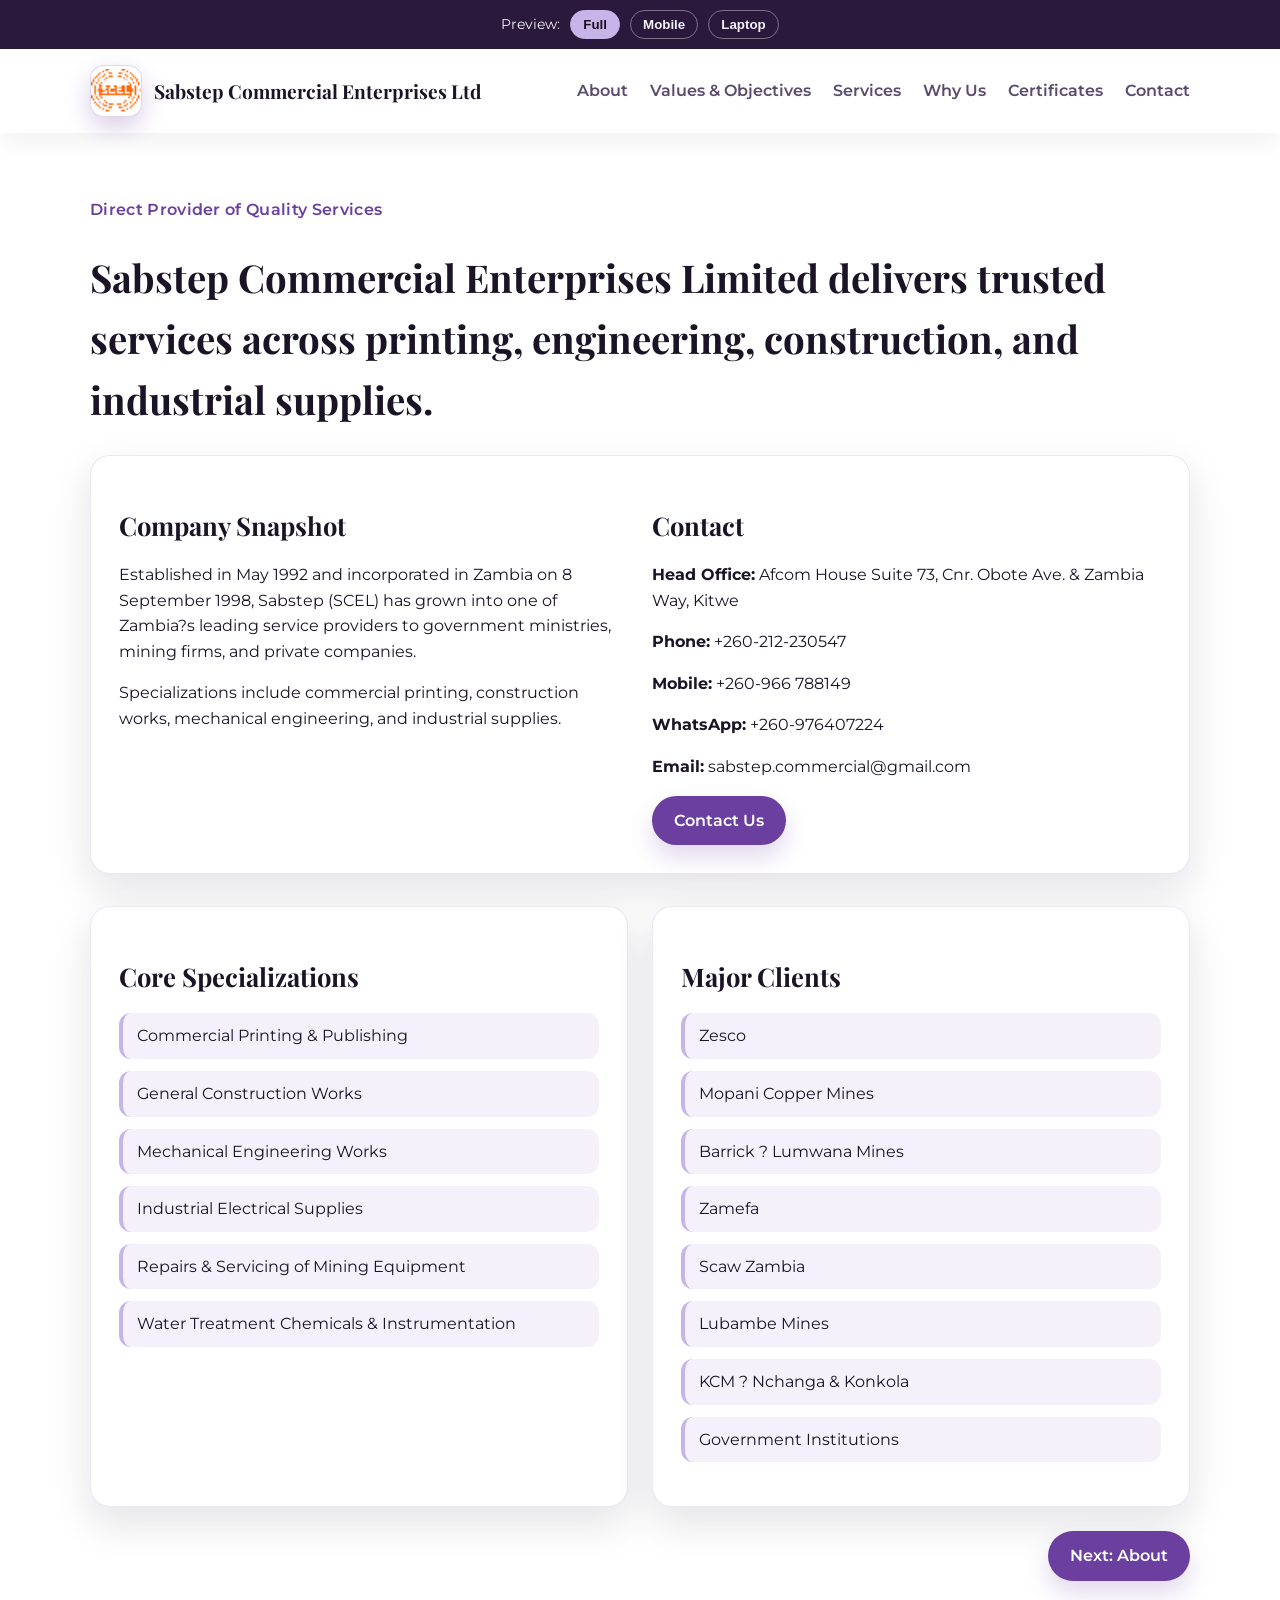
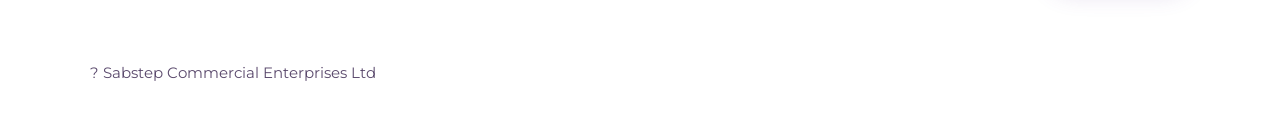
<file: index.html>
<!doctype html>
<html lang="en">
<head>
  <meta charset="utf-8" />
  <meta name="viewport" content="width=device-width, initial-scale=1" />
  <title>Sabstep Commercial Enterprises Ltd</title>
  <link rel="stylesheet" href="styles.css" />
  <script src="preview.js" defer></script>
</head>
<body>
  <header>
    <div class="container nav">
      <a class="brand" href="index.html">
        <img class="brand-logo" src="assets/logo.png" alt="Sabstep logo" />
        <span>Sabstep Commercial Enterprises Ltd</span>
      </a>
      <nav>
        <a href="about.html">About</a>
        <a href="values.html">Values & Objectives</a>
        <a href="services.html">Services</a>
        <a href="why-us.html">Why Us</a>
        <a href="certificates.html">Certificates</a>
        <a href="contact.html">Contact</a>
      </nav>
    </div>
  </header>

  <main class="container">
    <section class="hero">
      <span class="tag">Direct Provider of Quality Services</span>
      <h1>Sabstep Commercial Enterprises Limited delivers trusted services across printing, engineering, construction, and industrial supplies.</h1>
      <div class="card grid grid-2 lift">
        <div>
          <h2 class="section-title">Company Snapshot</h2>
          <p>Established in May 1992 and incorporated in Zambia on 8 September 1998, Sabstep (SCEL) has grown into one of Zambia?s leading service providers to government ministries, mining firms, and private companies.</p>
          <p>Specializations include commercial printing, construction works, mechanical engineering, and industrial supplies.</p>
        </div>
        <div>
          <h2 class="section-title">Contact</h2>
          <p><strong>Head Office:</strong> Afcom House Suite 73, Cnr. Obote Ave. & Zambia Way, Kitwe</p>
          <p><strong>Phone:</strong> +260-212-230547</p>
          <p><strong>Mobile:</strong> +260-966 788149</p>
          <p><strong>WhatsApp:</strong> +260-976407224</p>
          <p><strong>Email:</strong> sabstep.commercial@gmail.com</p>
          <a class="button" href="contact.html">Contact Us</a>
        </div>
      </div>
    </section>

    <section class="grid grid-2">
      <div class="card lift">
        <h2 class="section-title">Core Specializations</h2>
        <ul class="list">
          <li>Commercial Printing & Publishing</li>
          <li>General Construction Works</li>
          <li>Mechanical Engineering Works</li>
          <li>Industrial Electrical Supplies</li>
          <li>Repairs & Servicing of Mining Equipment</li>
          <li>Water Treatment Chemicals & Instrumentation</li>
        </ul>
      </div>
      <div class="card lift">
        <h2 class="section-title">Major Clients</h2>
        <ul class="list">
          <li>Zesco</li>
          <li>Mopani Copper Mines</li>
          <li>Barrick ? Lumwana Mines</li>
          <li>Zamefa</li>
          <li>Scaw Zambia</li>
          <li>Lubambe Mines</li>
          <li>KCM ? Nchanga & Konkola</li>
          <li>Government Institutions</li>
        </ul>
      </div>
    </section>

    <div class="next-row">
      <a class="button" href="about.html">Next: About</a>
    </div>
  </main>

  <footer class="container">
    <div>? Sabstep Commercial Enterprises Ltd</div>
  </footer>
</body>
</html>
</file>
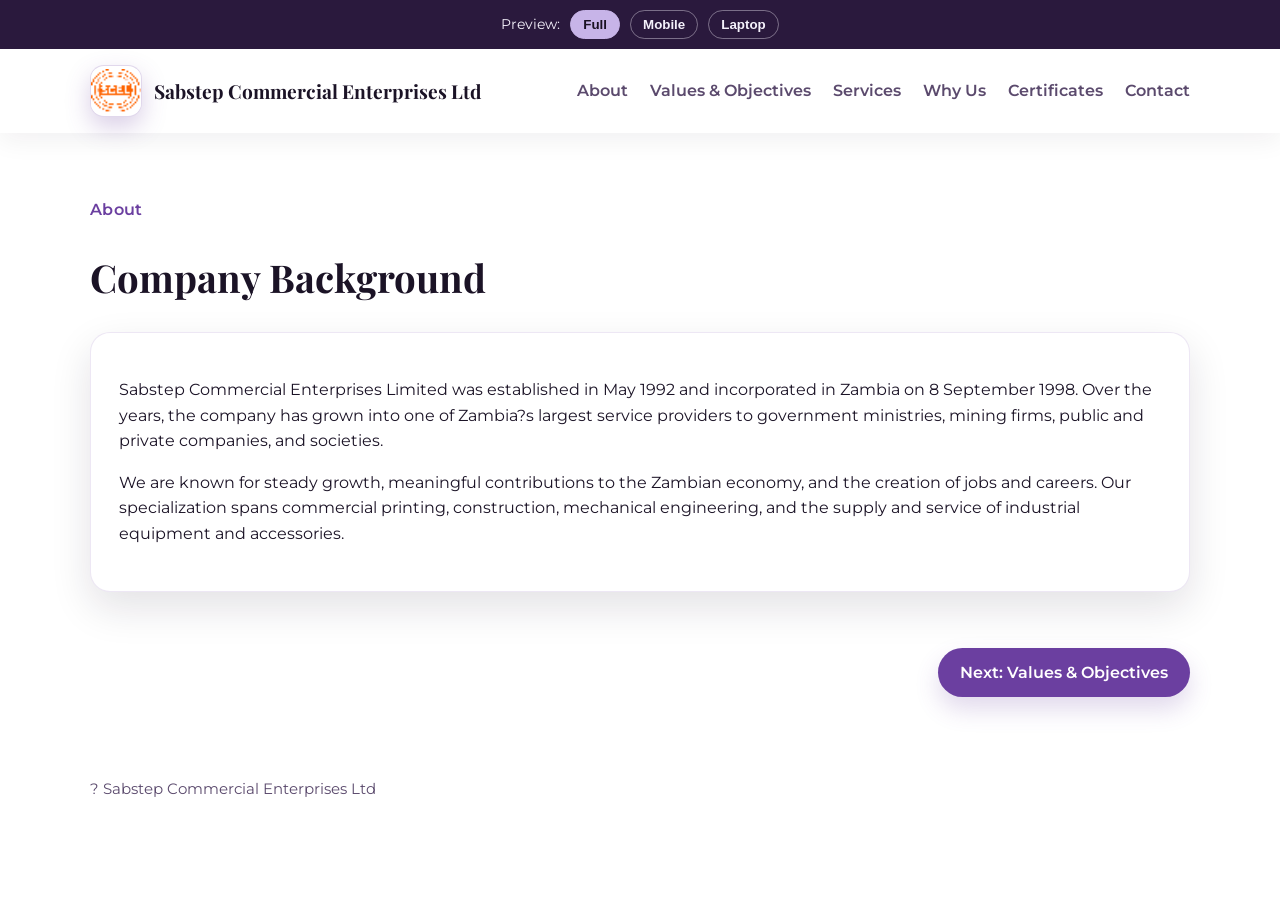
<file: about.html>
<!doctype html>
<html lang="en">
<head>
  <meta charset="utf-8" />
  <meta name="viewport" content="width=device-width, initial-scale=1" />
  <title>About - Sabstep Commercial Enterprises Ltd</title>
  <link rel="stylesheet" href="styles.css" />
  <script src="preview.js" defer></script>
</head>
<body>
  <header>
    <div class="container nav">
      <a class="brand" href="index.html">
        <img class="brand-logo" src="assets/logo.png" alt="Sabstep logo" />
        <span>Sabstep Commercial Enterprises Ltd</span>
      </a>
      <nav>
        <a href="about.html">About</a>
        <a href="values.html">Values & Objectives</a>
        <a href="services.html">Services</a>
        <a href="why-us.html">Why Us</a>
        <a href="certificates.html">Certificates</a>
        <a href="contact.html">Contact</a>
      </nav>
    </div>
  </header>

  <main class="container">
    <section class="hero">
      <span class="tag">About</span>
      <h1>Company Background</h1>
      <div class="card">
        <p>Sabstep Commercial Enterprises Limited was established in May 1992 and incorporated in Zambia on 8 September 1998. Over the years, the company has grown into one of Zambia?s largest service providers to government ministries, mining firms, public and private companies, and societies.</p>
        <p>We are known for steady growth, meaningful contributions to the Zambian economy, and the creation of jobs and careers. Our specialization spans commercial printing, construction, mechanical engineering, and the supply and service of industrial equipment and accessories.</p>
      </div>
    </section>

    <div class="next-row">
      <a class="button" href="values.html">Next: Values & Objectives</a>
    </div>
  </main>

  <footer class="container">
    <div>? Sabstep Commercial Enterprises Ltd</div>
  </footer>
</body>
</html>
</file>
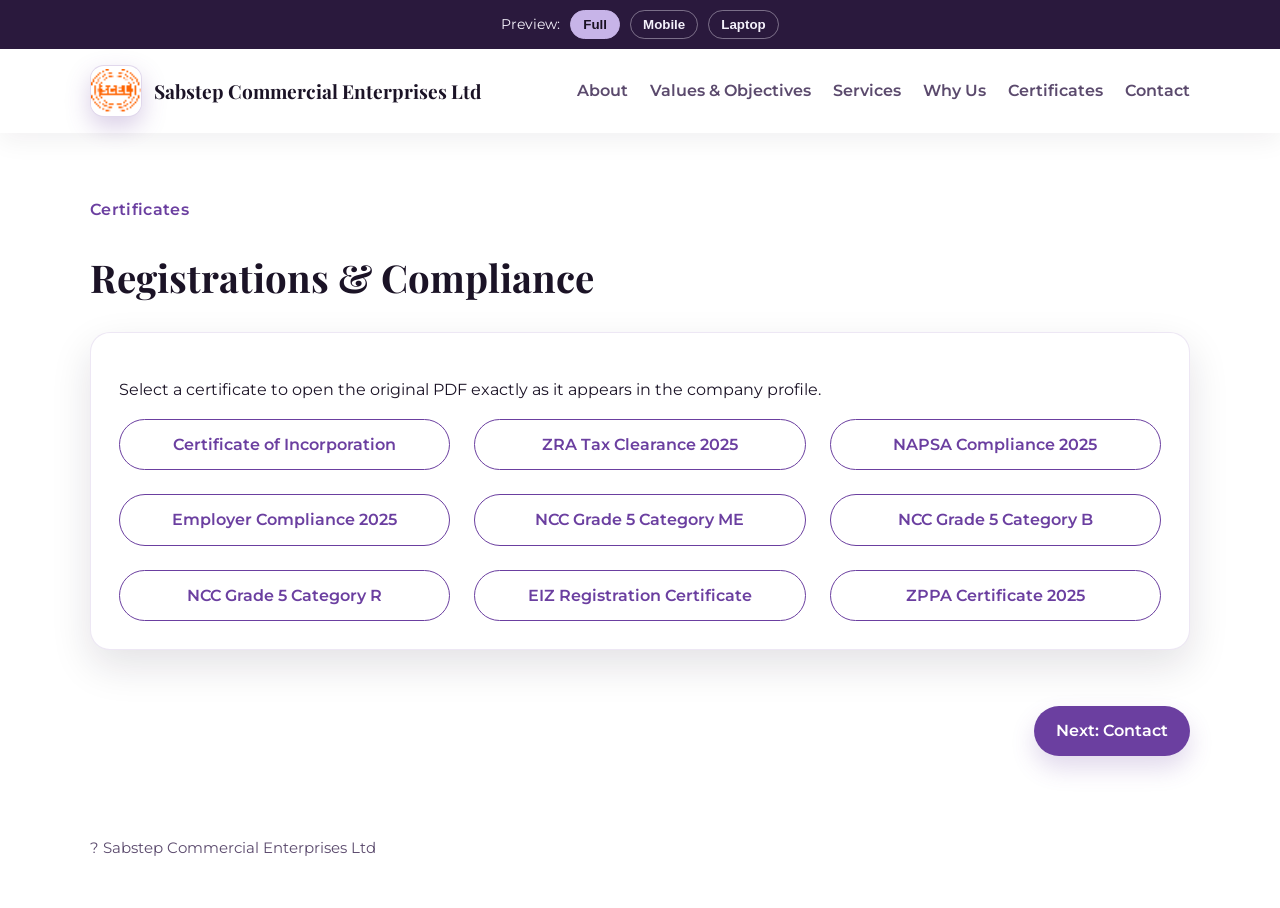
<file: certificates.html>
<!doctype html>
<html lang="en">
<head>
  <meta charset="utf-8" />
  <meta name="viewport" content="width=device-width, initial-scale=1" />
  <title>Certificates - Sabstep Commercial Enterprises Ltd</title>
  <link rel="stylesheet" href="styles.css" />
  <script src="preview.js" defer></script>
</head>
<body>
  <header>
    <div class="container nav">
      <a class="brand" href="index.html">
        <img class="brand-logo" src="assets/logo.png" alt="Sabstep logo" />
        <span>Sabstep Commercial Enterprises Ltd</span>
      </a>
      <nav>
        <a href="about.html">About</a>
        <a href="values.html">Values & Objectives</a>
        <a href="services.html">Services</a>
        <a href="why-us.html">Why Us</a>
        <a href="certificates.html">Certificates</a>
        <a href="contact.html">Contact</a>
      </nav>
    </div>
  </header>

  <main class="container">
    <section class="hero">
      <span class="tag">Certificates</span>
      <h1>Registrations & Compliance</h1>
      <div class="card">
        <p>Select a certificate to open the original PDF exactly as it appears in the company profile.</p>
        <div class="grid grid-2 cert-grid">
          <a class="button secondary" href="assets/certificates/certificate-of-incorporation.pdf" target="_blank" rel="noopener">Certificate of Incorporation</a>
          <a class="button secondary" href="assets/certificates/zra-tax-clearance-2025.pdf" target="_blank" rel="noopener">ZRA Tax Clearance 2025</a>
          <a class="button secondary" href="assets/certificates/napsa-compliance-2025.pdf" target="_blank" rel="noopener">NAPSA Compliance 2025</a>
          <a class="button secondary" href="assets/certificates/employer-compliance-2025.pdf" target="_blank" rel="noopener">Employer Compliance 2025</a>
          <a class="button secondary" href="assets/certificates/ncc-grade-5-me-2025.pdf" target="_blank" rel="noopener">NCC Grade 5 Category ME</a>
          <a class="button secondary" href="assets/certificates/ncc-grade-5-b-2025.pdf" target="_blank" rel="noopener">NCC Grade 5 Category B</a>
          <a class="button secondary" href="assets/certificates/ncc-grade-5-r-2025.pdf" target="_blank" rel="noopener">NCC Grade 5 Category R</a>
          <a class="button secondary" href="assets/certificates/eiz-registration.pdf" target="_blank" rel="noopener">EIZ Registration Certificate</a>
          <a class="button secondary" href="assets/certificates/zppa-certificate-2025.pdf" target="_blank" rel="noopener">ZPPA Certificate 2025</a>
        </div>
      </div>
    </section>

    <div class="next-row">
      <a class="button" href="contact.html">Next: Contact</a>
    </div>
  </main>

  <footer class="container">
    <div>? Sabstep Commercial Enterprises Ltd</div>
  </footer>
</body>
</html>
</file>
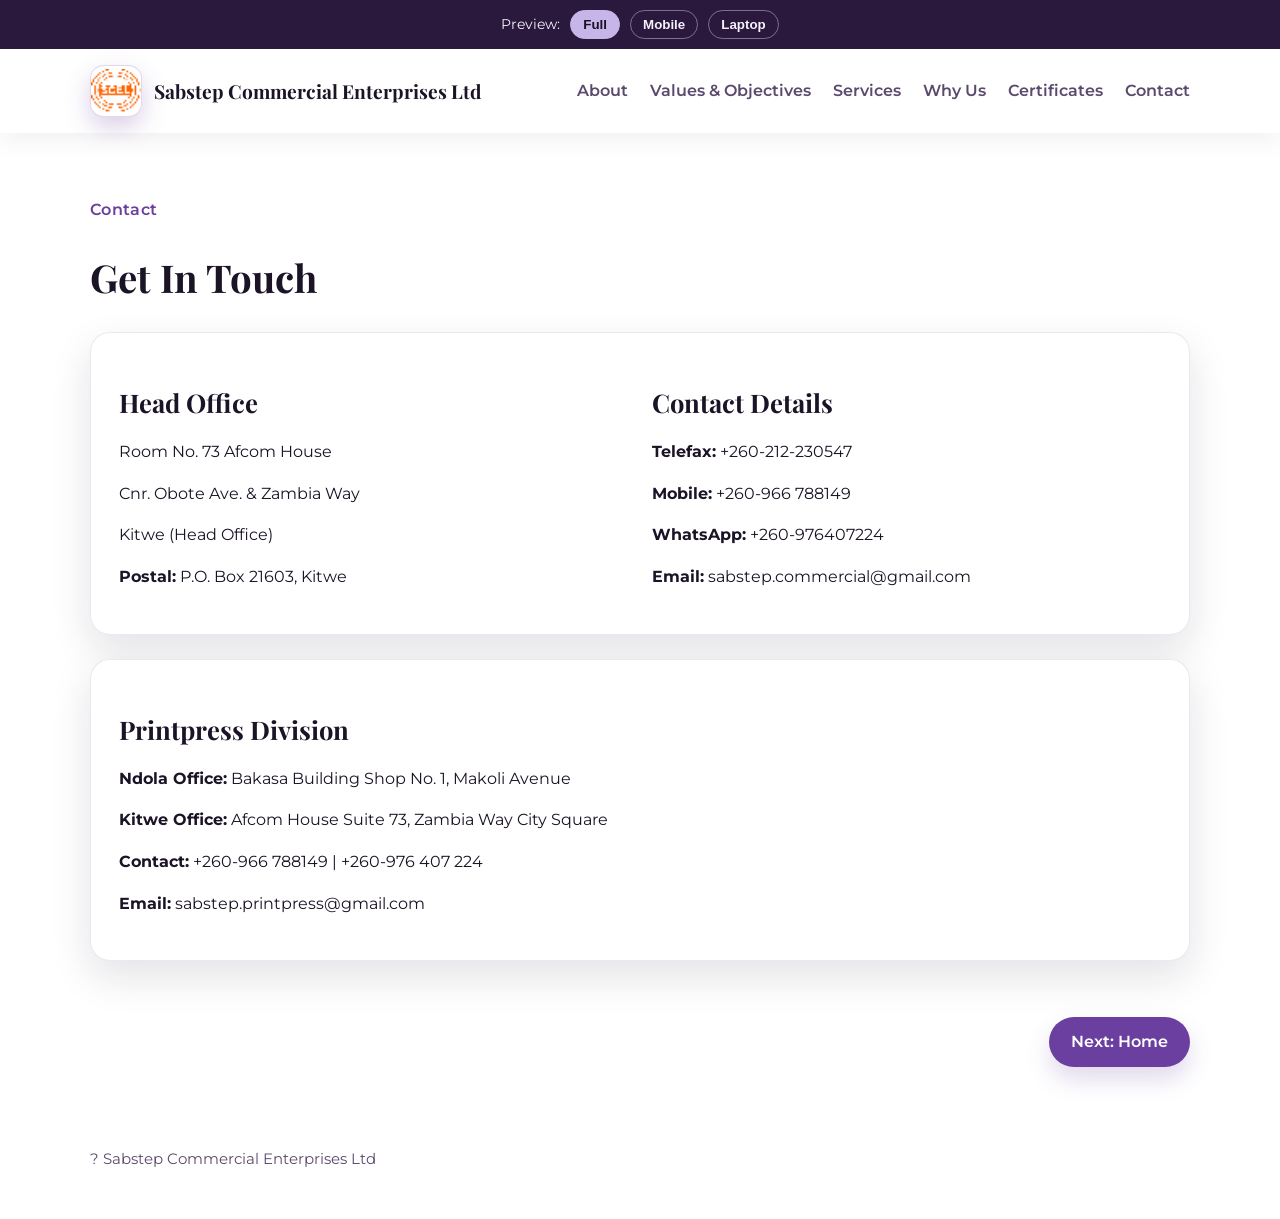
<file: contact.html>
<!doctype html>
<html lang="en">
<head>
  <meta charset="utf-8" />
  <meta name="viewport" content="width=device-width, initial-scale=1" />
  <title>Contact - Sabstep Commercial Enterprises Ltd</title>
  <link rel="stylesheet" href="styles.css" />
  <script src="preview.js" defer></script>
</head>
<body>
  <header>
    <div class="container nav">
      <a class="brand" href="index.html">
        <img class="brand-logo" src="assets/logo.png" alt="Sabstep logo" />
        <span>Sabstep Commercial Enterprises Ltd</span>
      </a>
      <nav>
        <a href="about.html">About</a>
        <a href="values.html">Values & Objectives</a>
        <a href="services.html">Services</a>
        <a href="why-us.html">Why Us</a>
        <a href="certificates.html">Certificates</a>
        <a href="contact.html">Contact</a>
      </nav>
    </div>
  </header>

  <main class="container">
    <section class="hero">
      <span class="tag">Contact</span>
      <h1>Get In Touch</h1>
      <div class="card grid grid-2">
        <div>
          <h2 class="section-title">Head Office</h2>
          <p>Room No. 73 Afcom House</p>
          <p>Cnr. Obote Ave. & Zambia Way</p>
          <p>Kitwe (Head Office)</p>
          <p><strong>Postal:</strong> P.O. Box 21603, Kitwe</p>
        </div>
        <div>
          <h2 class="section-title">Contact Details</h2>
          <p><strong>Telefax:</strong> +260-212-230547</p>
          <p><strong>Mobile:</strong> +260-966 788149</p>
          <p><strong>WhatsApp:</strong> +260-976407224</p>
          <p><strong>Email:</strong> sabstep.commercial@gmail.com</p>
        </div>
      </div>

      <div class="card">
        <h2 class="section-title">Printpress Division</h2>
        <p><strong>Ndola Office:</strong> Bakasa Building Shop No. 1, Makoli Avenue</p>
        <p><strong>Kitwe Office:</strong> Afcom House Suite 73, Zambia Way City Square</p>
        <p><strong>Contact:</strong> +260-966 788149 | +260-976 407 224</p>
        <p><strong>Email:</strong> sabstep.printpress@gmail.com</p>
      </div>
    </section>

    <div class="next-row">
      <a class="button" href="index.html">Next: Home</a>
    </div>
  </main>

  <footer class="container">
    <div>? Sabstep Commercial Enterprises Ltd</div>
  </footer>
</body>
</html>
</file>
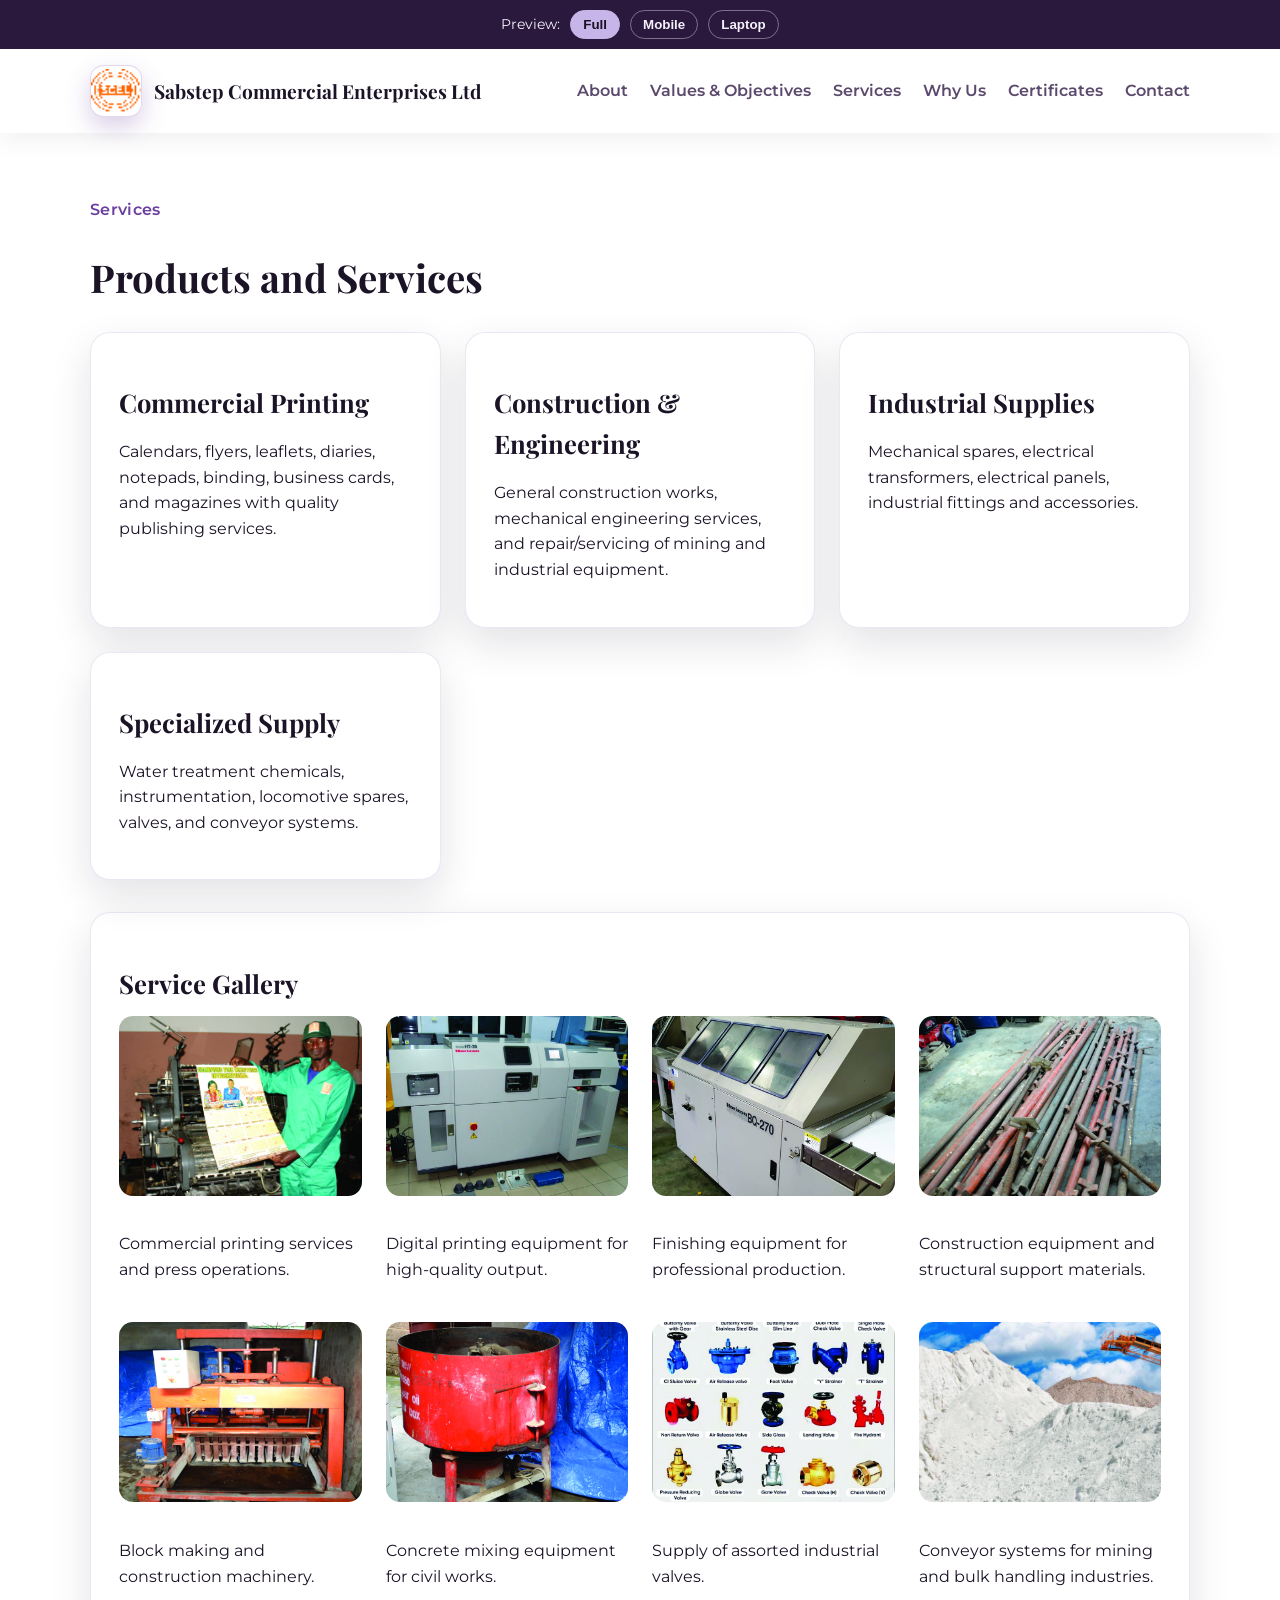
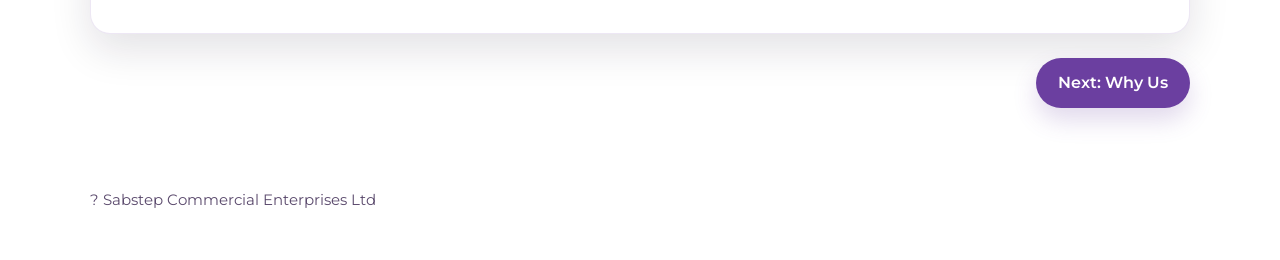
<file: services.html>
<!doctype html>
<html lang="en">
<head>
  <meta charset="utf-8" />
  <meta name="viewport" content="width=device-width, initial-scale=1" />
  <title>Services - Sabstep Commercial Enterprises Ltd</title>
  <link rel="stylesheet" href="styles.css" />
  <script src="preview.js" defer></script>
</head>
<body>
  <header>
    <div class="container nav">
      <a class="brand" href="index.html">
        <img class="brand-logo" src="assets/logo.png" alt="Sabstep logo" />
        <span>Sabstep Commercial Enterprises Ltd</span>
      </a>
      <nav>
        <a href="about.html">About</a>
        <a href="values.html">Values & Objectives</a>
        <a href="services.html">Services</a>
        <a href="why-us.html">Why Us</a>
        <a href="certificates.html">Certificates</a>
        <a href="contact.html">Contact</a>
      </nav>
    </div>
  </header>

  <main class="container">
    <section class="hero">
      <span class="tag">Services</span>
      <h1>Products and Services</h1>
      <div class="grid grid-2">
        <div class="card">
          <h2 class="section-title">Commercial Printing</h2>
          <p>Calendars, flyers, leaflets, diaries, notepads, binding, business cards, and magazines with quality publishing services.</p>
        </div>
        <div class="card">
          <h2 class="section-title">Construction & Engineering</h2>
          <p>General construction works, mechanical engineering services, and repair/servicing of mining and industrial equipment.</p>
        </div>
        <div class="card">
          <h2 class="section-title">Industrial Supplies</h2>
          <p>Mechanical spares, electrical transformers, electrical panels, industrial fittings and accessories.</p>
        </div>
        <div class="card">
          <h2 class="section-title">Specialized Supply</h2>
          <p>Water treatment chemicals, instrumentation, locomotive spares, valves, and conveyor systems.</p>
        </div>
      </div>
    </section>

    <section class="card">
      <h2 class="section-title">Service Gallery</h2>
      <div class="grid grid-3">
        <div class="service-card">
          <img src="assets/services/page06_img07.jpg" alt="Commercial printing press work" />
          <p>Commercial printing services and press operations.</p>
        </div>
        <div class="service-card">
          <img src="assets/services/page08_img01.jpg" alt="Digital printing equipment" />
          <p>Digital printing equipment for high-quality output.</p>
        </div>
        <div class="service-card">
          <img src="assets/services/page08_img02.jpg" alt="Finishing equipment" />
          <p>Finishing equipment for professional production.</p>
        </div>
        <div class="service-card">
          <img src="assets/services/page10_img01.jpg" alt="Construction scaffolds" />
          <p>Construction equipment and structural support materials.</p>
        </div>
        <div class="service-card">
          <img src="assets/services/page10_img03.jpg" alt="Block making machine" />
          <p>Block making and construction machinery.</p>
        </div>
        <div class="service-card">
          <img src="assets/services/page10_img05.jpg" alt="Concrete mixer" />
          <p>Concrete mixing equipment for civil works.</p>
        </div>
        <div class="service-card">
          <img src="assets/services/page12_img01.jpg" alt="Industrial valves" />
          <p>Supply of assorted industrial valves.</p>
        </div>
        <div class="service-card">
          <img src="assets/services/page13_img04.jpg" alt="Conveyor systems" />
          <p>Conveyor systems for mining and bulk handling industries.</p>
        </div>
      </div>
    </section>

    <div class="next-row">
      <a class="button" href="why-us.html">Next: Why Us</a>
    </div>
  </main>

  <footer class="container">
    <div>? Sabstep Commercial Enterprises Ltd</div>
  </footer>
</body>
</html>
</file>
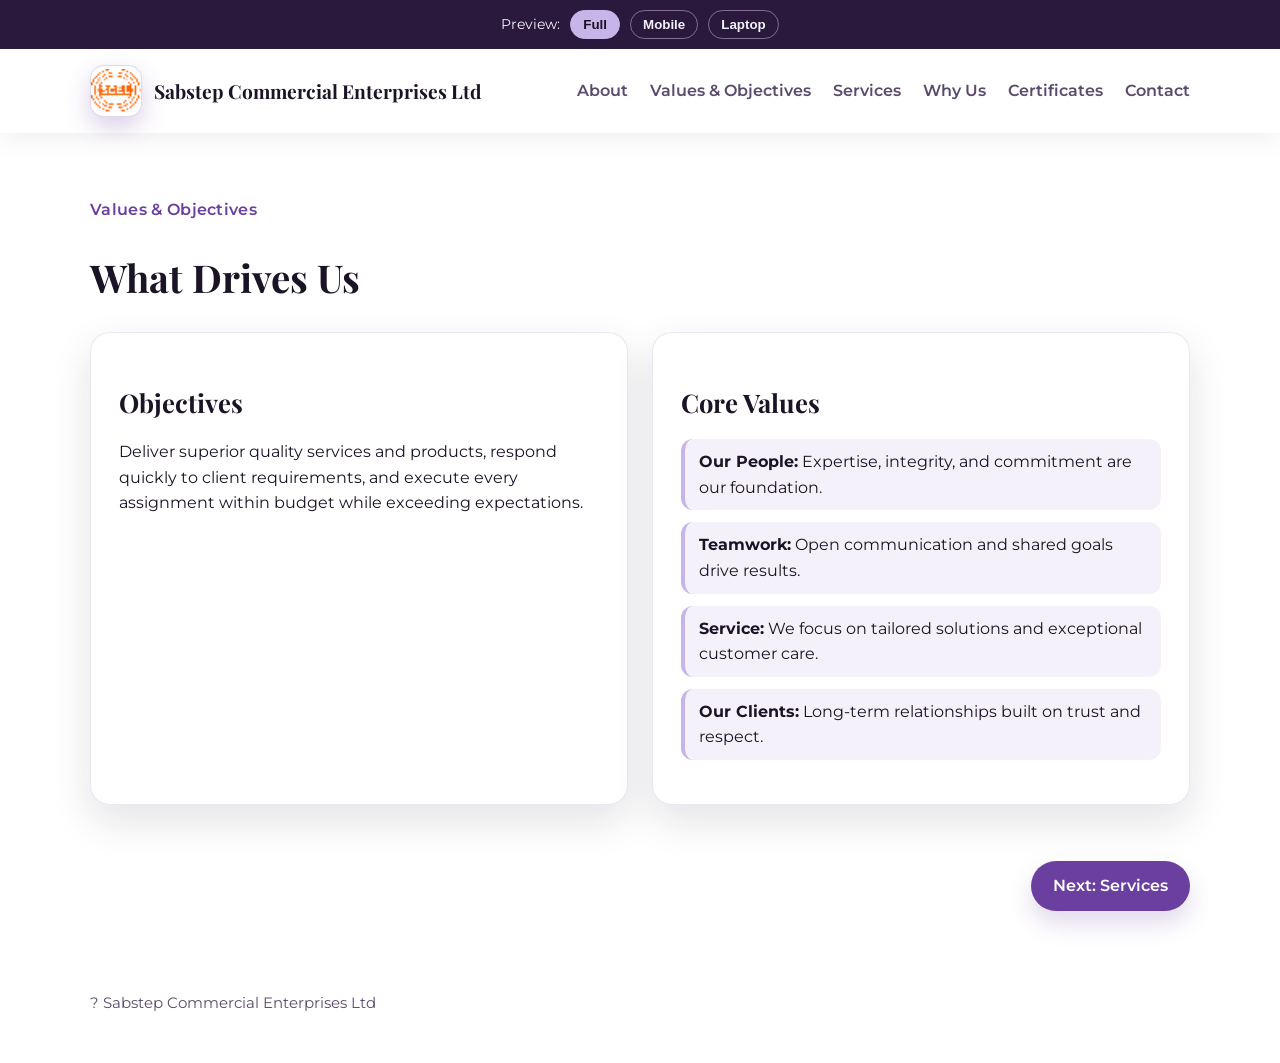
<file: values.html>
<!doctype html>
<html lang="en">
<head>
  <meta charset="utf-8" />
  <meta name="viewport" content="width=device-width, initial-scale=1" />
  <title>Values & Objectives - Sabstep Commercial Enterprises Ltd</title>
  <link rel="stylesheet" href="styles.css" />
  <script src="preview.js" defer></script>
</head>
<body>
  <header>
    <div class="container nav">
      <a class="brand" href="index.html">
        <img class="brand-logo" src="assets/logo.png" alt="Sabstep logo" />
        <span>Sabstep Commercial Enterprises Ltd</span>
      </a>
      <nav>
        <a href="about.html">About</a>
        <a href="values.html">Values & Objectives</a>
        <a href="services.html">Services</a>
        <a href="why-us.html">Why Us</a>
        <a href="certificates.html">Certificates</a>
        <a href="contact.html">Contact</a>
      </nav>
    </div>
  </header>

  <main class="container">
    <section class="hero">
      <span class="tag">Values & Objectives</span>
      <h1>What Drives Us</h1>
      <div class="grid grid-2">
        <div class="card">
          <h2 class="section-title">Objectives</h2>
          <p>Deliver superior quality services and products, respond quickly to client requirements, and execute every assignment within budget while exceeding expectations.</p>
        </div>
        <div class="card">
          <h2 class="section-title">Core Values</h2>
          <ul class="list">
            <li><strong>Our People:</strong> Expertise, integrity, and commitment are our foundation.</li>
            <li><strong>Teamwork:</strong> Open communication and shared goals drive results.</li>
            <li><strong>Service:</strong> We focus on tailored solutions and exceptional customer care.</li>
            <li><strong>Our Clients:</strong> Long-term relationships built on trust and respect.</li>
          </ul>
        </div>
      </div>
    </section>

    <div class="next-row">
      <a class="button" href="services.html">Next: Services</a>
    </div>
  </main>

  <footer class="container">
    <div>? Sabstep Commercial Enterprises Ltd</div>
  </footer>
</body>
</html>
</file>
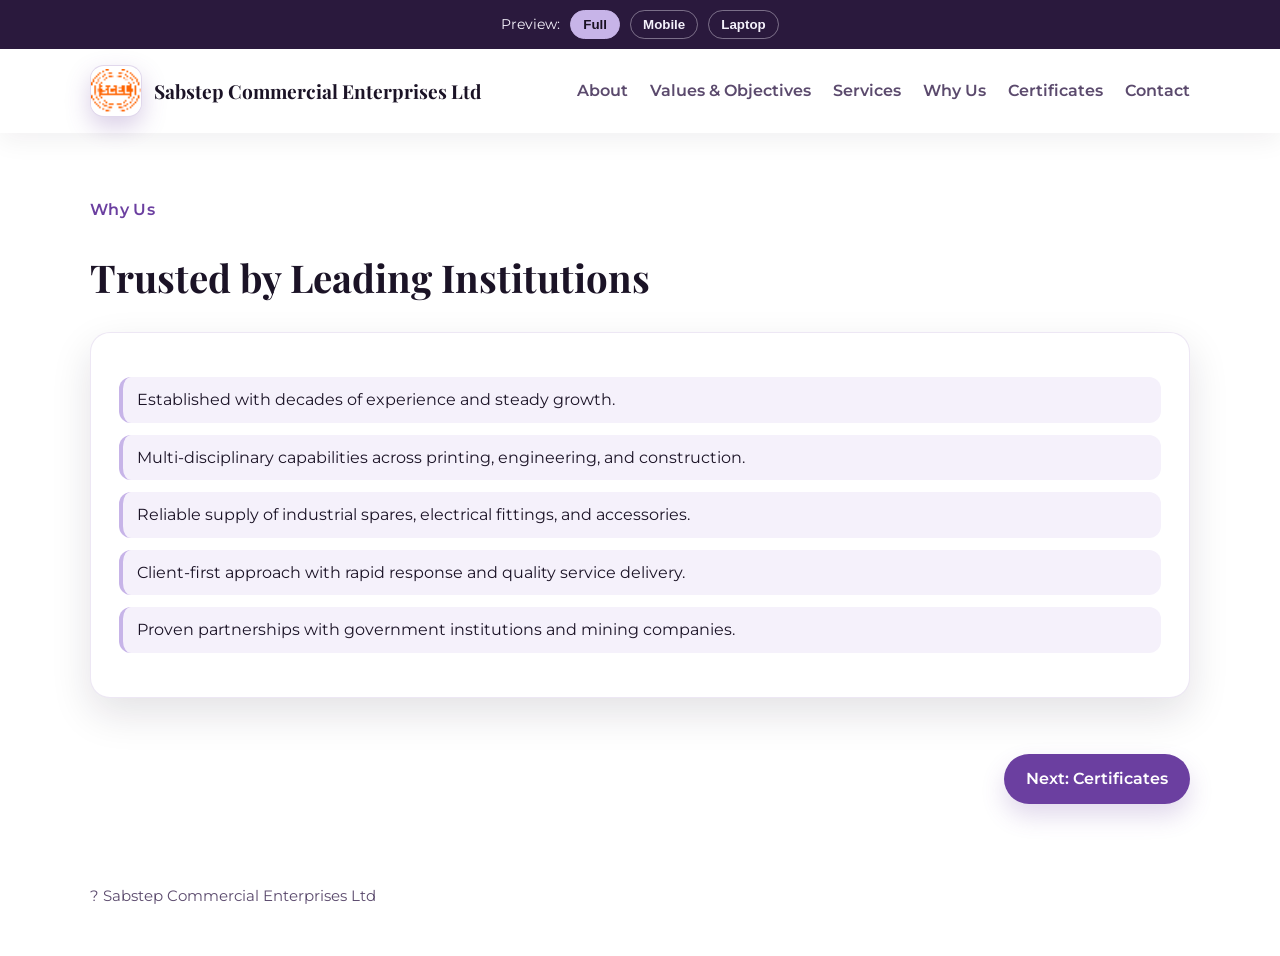
<file: why-us.html>
<!doctype html>
<html lang="en">
<head>
  <meta charset="utf-8" />
  <meta name="viewport" content="width=device-width, initial-scale=1" />
  <title>Why Us - Sabstep Commercial Enterprises Ltd</title>
  <link rel="stylesheet" href="styles.css" />
  <script src="preview.js" defer></script>
</head>
<body>
  <header>
    <div class="container nav">
      <a class="brand" href="index.html">
        <img class="brand-logo" src="assets/logo.png" alt="Sabstep logo" />
        <span>Sabstep Commercial Enterprises Ltd</span>
      </a>
      <nav>
        <a href="about.html">About</a>
        <a href="values.html">Values & Objectives</a>
        <a href="services.html">Services</a>
        <a href="why-us.html">Why Us</a>
        <a href="certificates.html">Certificates</a>
        <a href="contact.html">Contact</a>
      </nav>
    </div>
  </header>

  <main class="container">
    <section class="hero">
      <span class="tag">Why Us</span>
      <h1>Trusted by Leading Institutions</h1>
      <div class="card">
        <ul class="list">
          <li>Established with decades of experience and steady growth.</li>
          <li>Multi-disciplinary capabilities across printing, engineering, and construction.</li>
          <li>Reliable supply of industrial spares, electrical fittings, and accessories.</li>
          <li>Client-first approach with rapid response and quality service delivery.</li>
          <li>Proven partnerships with government institutions and mining companies.</li>
        </ul>
      </div>
    </section>

    <div class="next-row">
      <a class="button" href="certificates.html">Next: Certificates</a>
    </div>
  </main>

  <footer class="container">
    <div>? Sabstep Commercial Enterprises Ltd</div>
  </footer>
</body>
</html>
</file>
<file: styles.css>
@import url('https://fonts.googleapis.com/css2?family=Montserrat:wght@300;400;600;700&family=Playfair+Display:wght@500;600;700&display=swap');

:root {
  --ink: #1b1326;
  --muted: #5b4a6d;
  --brand: #6b3fa0;
  --brand-dark: #4c2b77;
  --accent: #c7b4e8;
  --paper: #ffffff;
  --white: #ffffff;
  --shadow: 0 16px 40px rgba(27, 19, 38, 0.12);
}

* { box-sizing: border-box; }
html, body { margin: 0; padding: 0; }
body {
  font-family: 'Montserrat', system-ui, -apple-system, sans-serif;
  color: var(--ink);
  background: #ffffff;
  line-height: 1.6;
}

.container {
  width: min(1100px, 92vw);
  margin: 0 auto;
}

header {
  background: var(--white);
  position: sticky;
  top: 0;
  z-index: 10;
  box-shadow: 0 8px 24px rgba(27, 19, 38, 0.06);
}

.nav {
  display: flex;
  align-items: center;
  justify-content: space-between;
  padding: 16px 0;
  gap: 16px;
}

.brand {
  display: flex;
  align-items: center;
  gap: 12px;
  text-decoration: none;
  color: inherit;
}

.brand-logo {
  width: 52px;
  height: 52px;
  border-radius: 14px;
  object-fit: contain;
  background: #ffffff;
  box-shadow: 0 10px 24px rgba(107, 63, 160, 0.25);
  border: 1px solid rgba(107, 63, 160, 0.2);
}

.brand span {
  font-family: 'Playfair Display', serif;
  font-size: 1.2rem;
  font-weight: 700;
}

nav a {
  text-decoration: none;
  color: var(--muted);
  font-weight: 600;
  margin-left: 18px;
}

nav a:hover { color: var(--brand); }

.hero {
  padding: 64px 0 32px;
  display: grid;
  gap: 24px;
}

.hero h1 {
  font-family: 'Playfair Display', serif;
  font-size: clamp(2rem, 3vw, 3rem);
  margin: 0;
}

.card {
  background: var(--white);
  border-radius: 20px;
  padding: 28px;
  box-shadow: var(--shadow);
  border: 1px solid rgba(107, 63, 160, 0.12);
}

.grid {
  display: grid;
  gap: 24px;
}

.grid-2 { grid-template-columns: repeat(auto-fit, minmax(260px, 1fr)); }
.grid-3 { grid-template-columns: repeat(auto-fit, minmax(220px, 1fr)); }

.tag {
  display: inline-flex;
  align-items: center;
  gap: 8px;
  font-weight: 600;
  color: var(--brand);
  letter-spacing: 0.02em;
}

.button {
  display: inline-flex;
  align-items: center;
  justify-content: center;
  padding: 12px 22px;
  border-radius: 999px;
  border: none;
  background: var(--brand);
  color: var(--white);
  font-weight: 600;
  text-decoration: none;
  box-shadow: 0 12px 24px rgba(107, 63, 160, 0.2);
}

.button.secondary {
  background: var(--white);
  color: var(--brand);
  border: 1px solid var(--brand);
  box-shadow: none;
}

.section-title {
  font-family: 'Playfair Display', serif;
  font-size: 1.6rem;
  margin-bottom: 12px;
}

.list {
  display: grid;
  gap: 12px;
  padding-left: 0;
  list-style: none;
}

.list li {
  padding: 10px 14px;
  background: #f5f1fb;
  border-radius: 12px;
  border-left: 4px solid var(--accent);
}

.service-card img {
  width: 100%;
  height: 180px;
  object-fit: cover;
  border-radius: 14px;
  margin-bottom: 12px;
}

.cert-grid a.button {
  width: 100%;
  justify-content: center;
}

footer {
  padding: 32px 0 48px;
  color: var(--muted);
  font-size: 0.95rem;
}

.next-row {
  display: flex;
  justify-content: flex-end;
  padding: 24px 0 48px;
}

.lift {
  transition: transform 0.35s ease, box-shadow 0.35s ease;
}

.lift:hover {
  transform: translateY(-6px);
  box-shadow: 0 18px 36px rgba(107, 63, 160, 0.18);
}

.preview-bar {
  position: sticky;
  top: 0;
  z-index: 20;
  background: #2a193d;
  color: #f4f1fb;
  display: flex;
  align-items: center;
  justify-content: center;
  gap: 10px;
  padding: 10px 16px;
  font-size: 0.9rem;
}

.preview-bar button {
  background: transparent;
  border: 1px solid rgba(244, 241, 251, 0.4);
  color: inherit;
  padding: 6px 12px;
  border-radius: 999px;
  font-weight: 600;
  cursor: pointer;
}

.preview-bar button.active {
  background: var(--accent);
  color: #1a1223;
  border-color: var(--accent);
}

.preview-frame { width: 100%; }

body.preview-mobile,
body.preview-laptop {
  background: linear-gradient(135deg, #efe9f8 0%, #ffffff 100%);
}

body.preview-mobile .preview-frame,
body.preview-laptop .preview-frame {
  margin: 16px auto 40px;
  background: var(--white);
  border-radius: 24px;
  box-shadow: 0 24px 60px rgba(27, 19, 38, 0.2);
  overflow: hidden;
}

body.preview-mobile .preview-frame { max-width: 390px; }
body.preview-laptop .preview-frame { max-width: 1100px; }

@media (max-width: 720px) {
  nav { display: none; }
  .nav { justify-content: center; padding: 12px 0; }
  .brand { gap: 10px; }
  .brand-logo { width: 44px; height: 44px; }
  .brand span { font-size: 1.05rem; text-align: center; }
  .hero { padding: 42px 0 24px; }
  .card { padding: 20px; }
  .section-title { font-size: 1.35rem; }
  .button { width: 100%; }
  .next-row { justify-content: stretch; }
  .list li { padding: 10px 12px; }
  .service-card img { height: 160px; }
}

@media (max-width: 520px) {
  body { font-size: 0.98rem; }
  .hero h1 { font-size: clamp(1.6rem, 6vw, 2.2rem); }
  .grid { gap: 16px; }
  .card { border-radius: 16px; }
}
</file>
